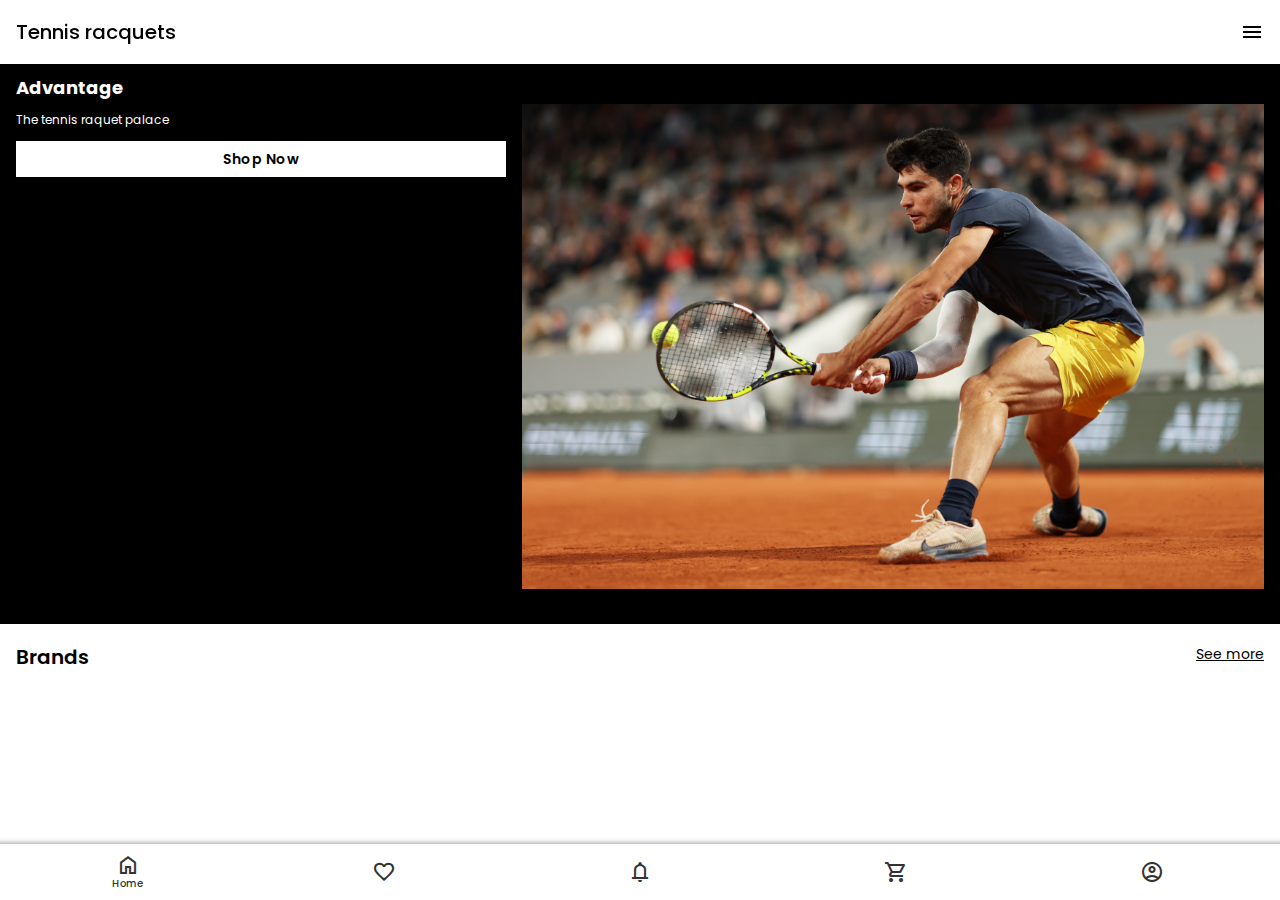
<file: index.html>
<!doctype html>
<html>
<head>
<meta charset="utf-8">
<meta name="viewport" content="width=device-width, initial-scale=1.0">
<title>Sneakers App</title>
<link href="css/framework7.bundle.min.css" rel="stylesheet">
<link href="https://fonts.googleapis.com/css2?family=Material+Symbols+Outlined:opsz,wght,FILL,GRAD@20..48,100..700,0..1,-50..200" rel="stylesheet">
<link href="css/style.css" rel="stylesheet">

</head>

<body>
	
	<div id="app">
			
		
		<section class="panel panel-left panel-cover">
		
			<section id="panel-profile">					
                <div class="block no-margin-top no-margin-bottom">
                    <div class="row">
                        <article class="col-30">
							<img src="img/IMG_0107.JPG" alt="" class="img-fluid img-circle">
                        </article>
                        <article class="col-70">
                            <h4>Natalia Zavala</h4>
							<p class="mail">nataliazavala@gmail.com</p>
                        </article>
                    </div>						
                </div>					
            </section>
			
			
			<section id="menu">
			
				<div class="list menu-list">
					<ul>
						<li>
							<a href="/home/" class="link panel-close">
								<div class="item-content">
									<div class="item-media">
										<span class="material-symbols-outlined">home</span>
									</div>
									<div class="item-inner">
										<div class="item-title">Home</div>
									</div>
								</div>					
							</a>
						</li>
						<li>
							<a href="/productos/" class="panel-close">
								<div class="item-content">
									<div class="item-media">
										<span class="material-symbols-outlined">grid_view</span>
									</div>
									<div class="item-inner">
										<div class="item-title">Collections</div>
									</div>
								</div>					
							</a>
						</li>
						<li>
							<a href="#">
								<div class="item-content">
									<div class="item-media">
										<span class="material-symbols-outlined">shopping_cart</span>
									</div>
									<div class="item-inner">
										<div class="item-title">Cart</div>
									</div>
								</div>					
							</a>
						</li>
						<li>
							<a href="#">
								<div class="item-content">
									<div class="item-media">
										<span class="material-symbols-outlined">list_alt</span>
									</div>
									<div class="item-inner">
										<div class="item-title">Orders</div>
									</div>
								</div>					
							</a>
						</li>
						<li>
							<a href="#">
								<div class="item-content">
									<div class="item-media">
										<span class="material-symbols-outlined">favorite</span>
									</div>
									<div class="item-inner">
										<div class="item-title">Wishlist</div>
									</div>
								</div>					
							</a>
						</li>
						<li>
							<a href="#">
								<div class="item-content">
									<div class="item-media">
										<span class="material-symbols-outlined">account_circle</span>
									</div>
									<div class="item-inner">
										<div class="item-title">My Account</div>
									</div>
								</div>					
							</a>
						</li>
						<li>
							<a href="#">
								<div class="item-content">
									<div class="item-media">
										<span class="material-symbols-outlined">help</span>
									</div>
									<div class="item-inner">
										<div class="item-title">About</div>
									</div>
								</div>					
							</a>
						</li>
						
					</ul>
				</div>
			
			</section>
		
		</section>
		
		<div class="view view-main view-init">
        
			<section data-name="home" class="page">

			  <!-- Top Navbar -->
			  <nav class="navbar">
				<div class="navbar-bg"></div>
				<div class="navbar-inner">
					<div class="title text-align-center">Tennis racquets
					</div>
					<div class="right">
						<a href="#" class="link panel-open" data-panel="left">
							<span class="material-symbols-outlined">menu</span>
						</a>
					</div>
				</div>
			  </nav>
				
				<section class="page-content">
                <section id="promo">
					<div class="block no-margin-top">
					<div class="row">
					<article class="col-40">
					<h2>Advantage</h2>	
					The tennis raquet palace	
					<a href="#" class="button button-fill button-white">Shop Now</a>	
					</article>	
					<article class="col-60">
						
					  <img src="img/alcaraz.jpeg"  alt="" class="img-fluid"/>
						
					</article>
						
						</div>
					
					
					
					</div>
					
					
					</section>
					<section class="row-title">
					<div class="block no-margin-bottom">
					<div class="row">
						
						<article class="col-60">
						<h2 class="block-title block-title-medium"> Brands</h2>
						
						</article>
						<article class="col-40 text-align-right">
						<a href="/products/">See more</a>
						
						</article>
						
						</div>
					
					</div>
					
					</section>


				<section id="brands" class="block no-margin-top">
					
							
		<div class="swiper-container swiper-init" data-slides-per-view="2" data-center-slides="false">
    <div class="swiper-wrapper">
        <div class="swiper-slide"><img src="img/yonex logo.png"  alt="" class="img-fluid"/></div>
        <div class="swiper-slide"><img src="img/tecnifibre logo.png"  alt="" class="img-fluid"/></div>
        <div class="swiper-slide"><img src="img/logo babolat.png"  alt="" class="img-fluid"/></div>
        <div class="swiper-slide"><img src="img/Head-Logo.png"  alt="" class="img-fluid"/></div>
		
    </div>
</div>
			</section>
		
				<section class="row-title">
					<div class="block no-margin-bottom">
					<div class="row">
						
						<article class="col-60">
						<h2 class="block-title block-title-medium"> Best sellers</h2>
						
						</article>
						<article class="col-40 text-align-right">
						<a href="/products/">See more</a>
						
						</article>
						
						</div>
					
					</div>
					
					</section>
					
				<section id="racquets" class="block no-margin-top">
					
							
		<div class="swiper-container swiper-init" data-slides-per-view="2" data-center-slides="false">
    <div class="swiper-wrapper">
        <div class="swiper-slide"><img src="img/babolat 1.avif"  alt="" class="img-fluid"/></div>
        <div class="swiper-slide"><img src="img/babolat 2.avif"  alt="" class="img-fluid"/></div>
        <div class="swiper-slide"><img src="img/babolat 3.avif"  alt="" class="img-fluid"/></div>
	    <div class="swiper-slide"><img src="img/technifibre 5.jpeg"  alt="" class="img-fluid"/></div>
		<div class="swiper-slide"><img src="img/head 4.webp"  alt="" class="img-fluid"/></div>
       
		
    </div>
</div>
			</section>
		
				
				
			</section> <!--/page -->
			
			
			<div class="toolbar toolbar-bottom tabbar-labels toolbar-nav">
				<div class="toolbar-inner">
					<a href="/home/" class="link">
						<span class="material-symbols-outlined">home</span>
						Home
					</a>
					<a href="/home/" class="link">
						<span class="material-symbols-outlined">favorite</span>
						
					</a>
					<a href="/home/" class="link">
						<span class="material-symbols-outlined">notifications</span>
						
					</a>
					<a href="/products/" class="link">
						<span class="material-symbols-outlined">shopping_cart</span>
						
					</a>
					<a href="/home/" class="link">
						<span class="material-symbols-outlined">account_circle</span>
						
					</a>
				</div>
			</div>
			
		</div><!--/view -->
		
		
		
		
	</div><!--/app -->
	
	
	
	<script src="js/framework7.bundle.min.js"></script>
	<script src="js/app.js"></script>
	
	
	
	
	
</body>
</file>
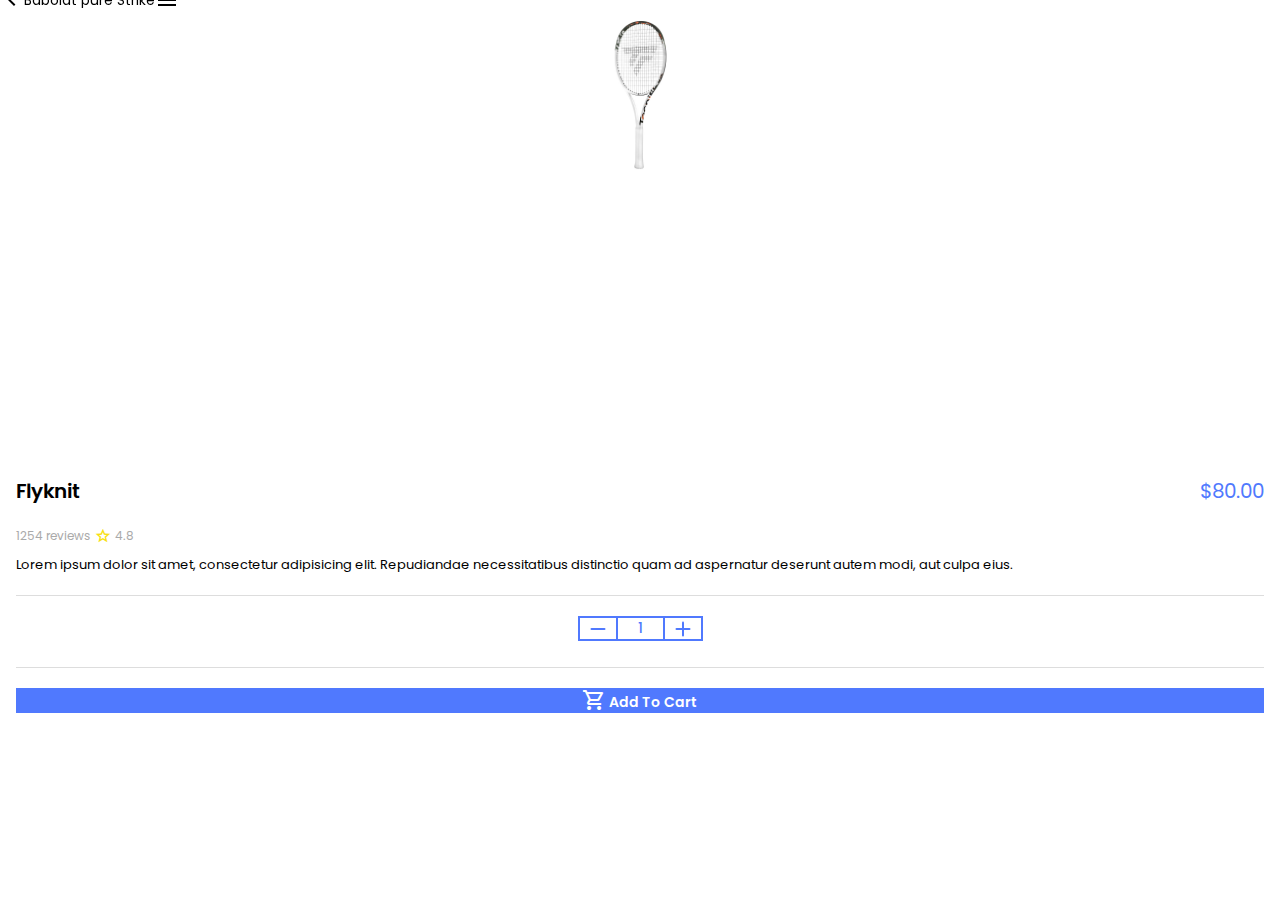
<file: flyknit.html>
<!doctype html>
<html>
<head>
<meta charset="utf-8">
<meta name="viewport" content="width=device-width, initial-scale=1.0">
<title>Sneakers App</title>
<link href="css/framework7.bundle.min.css" rel="stylesheet">
<link href="https://fonts.googleapis.com/css2?family=Material+Symbols+Outlined:opsz,wght,FILL,GRAD@20..48,100..700,0..1,-50..200" rel="stylesheet">
<link href="css/style.css" rel="stylesheet">

</head>

<body>
	
	<div id="app">
			
		
		<section class="panel panel-left panel-cover">
		
			<section id="panel-profile">					
                <div class="block no-margin-top no-margin-bottom">
                    <div class="row">
                        <article class="col-30">
							<img src="img/IMG_0107.JPG" alt="" class="img-fluid img-circle">
                        </article>
                        <article class="col-70">
                            <h4>Natalia Zavala</h4>
							<p class="mail">nataliazavala@gmail.com</p>
                        </article>
                    </div>						
                </div>					
            </section>
			
			
			<section id="menu">
			
				<div class="list menu-list">
					<ul>
						<li>
							<a href="/home/" class="link panel-close">
								<div class="item-content">
									<div class="item-media">
										<span class="material-symbols-outlined">home</span>
									</div>
									<div class="item-inner">
										<div class="item-title">Home</div>
									</div>
								</div>					
							</a>
						</li>
						<li>
							<a href="/productos/" class="panel-close">
								<div class="item-content">
									<div class="item-media">
										<span class="material-symbols-outlined">grid_view</span>
									</div>
									<div class="item-inner">
										<div class="item-title">Collections</div>
									</div>
								</div>					
							</a>
						</li>
						<li>
							<a href="#">
								<div class="item-content">
									<div class="item-media">
										<span class="material-symbols-outlined">shopping_cart</span>
									</div>
									<div class="item-inner">
										<div class="item-title">Cart</div>
									</div>
								</div>					
							</a>
						</li>
						<li>
							<a href="#">
								<div class="item-content">
									<div class="item-media">
										<span class="material-symbols-outlined">list_alt</span>
									</div>
									<div class="item-inner">
										<div class="item-title">Orders</div>
									</div>
								</div>					
							</a>
						</li>
						<li>
							<a href="#">
								<div class="item-content">
									<div class="item-media">
										<span class="material-symbols-outlined">favorite</span>
									</div>
									<div class="item-inner">
										<div class="item-title">Wishlist</div>
									</div>
								</div>					
							</a>
						</li>
						<li>
							<a href="#">
								<div class="item-content">
									<div class="item-media">
										<span class="material-symbols-outlined">account_circle</span>
									</div>
									<div class="item-inner">
										<div class="item-title">My Account</div>
									</div>
								</div>					
							</a>
						</li>
						<li>
							<a href="#">
								<div class="item-content">
									<div class="item-media">
										<span class="material-symbols-outlined">help</span>
									</div>
									<div class="item-inner">
										<div class="item-title">About</div>
									</div>
								</div>					
							</a>
						</li>
						
					</ul>
				</div>
			
			</section>
		
		</section>









<section class="page" data-name="flyknit">

	<nav class="navbar">
      <div class="navbar-bg"></div>
      <div class="navbar-inner">
		  <div class="left">
			  <a href="#" class="link back">
			  	<span class="material-symbols-outlined">chevron_left</span>
			  </a>
		  </div>
          <div class="title text-align-center">Babolat pure Strike
          </div>
          <div class="right">
              <a href="#" class="link panel-open" data-panel="left">
                  <span class="material-symbols-outlined">menu</span>
              </a>
          </div>
      </div>

    </nav>
	
	
	<section class="page-content" id="info">
	
		<section class="block">
		
			<div class="swiper-container swiper-init" data-slides-per-view="1" data-centered-slides="false" data-space-between="10" data-pagination='{"el": ".swiper-pagination"}'>
                <div class="swiper-pagination"></div>
				<div class="swiper-wrapper">	
					<article class="swiper-slide">
						<img src="img/technifibre 1.jpeg" alt="" class="img-fluid">
                    </article>
					<article class="swiper-slide">
						<img src="img/pure drive.jpeg" alt="" class="img-fluid">
                    </article>
                    <article class="swiper-slide">
						<img src="img/yonex 4.webp" alt="" class="img-fluid">
                    </article>
                    
                </div>	
            </div>		
			
		</section>
		
		<section class="row-title">
            <div class="block no-margin-bottom">
                <div class="row">
                    <article class="col-60">
                        <h2 class="block-title block-title-medium">Flyknit</h2>
                    </article>
                    <article class="col-40 text-align-right">
                        <span class="product-price">$80.00</span>
                    </article>
                </div>
            </div>						
        </section>
		
		<section class="block">
		
			<p class="review">1254 reviews <span class="material-symbols-outlined review-icon">star</span> 4.8</p>
			<p class="text">Lorem ipsum dolor sit amet, consectetur adipisicing elit. Repudiandae necessitatibus distinctio quam ad aspernatur deserunt autem modi, aut culpa eius.</p>
			
			<hr>
			
			<div class="text-align-center">
				<div class="stepper stepper-init">
					<div class="stepper-button-minus"></div>
					<div class="stepper-input-wrap">
					  <input type="text" value="1" min="0" max="100" step="1" readonly>
					</div>
					<div class="stepper-button-plus"></div>
				</div>
			</div>
			
			<hr>
			
			<a href="#" class="button button-fill">
				<span class="material-symbols-outlined">shopping_cart</span>
				Add To Cart
			</a>
			
		</section>
		
	
	</section><!-- page-content -->
	

</section><!-- page -->
</file>
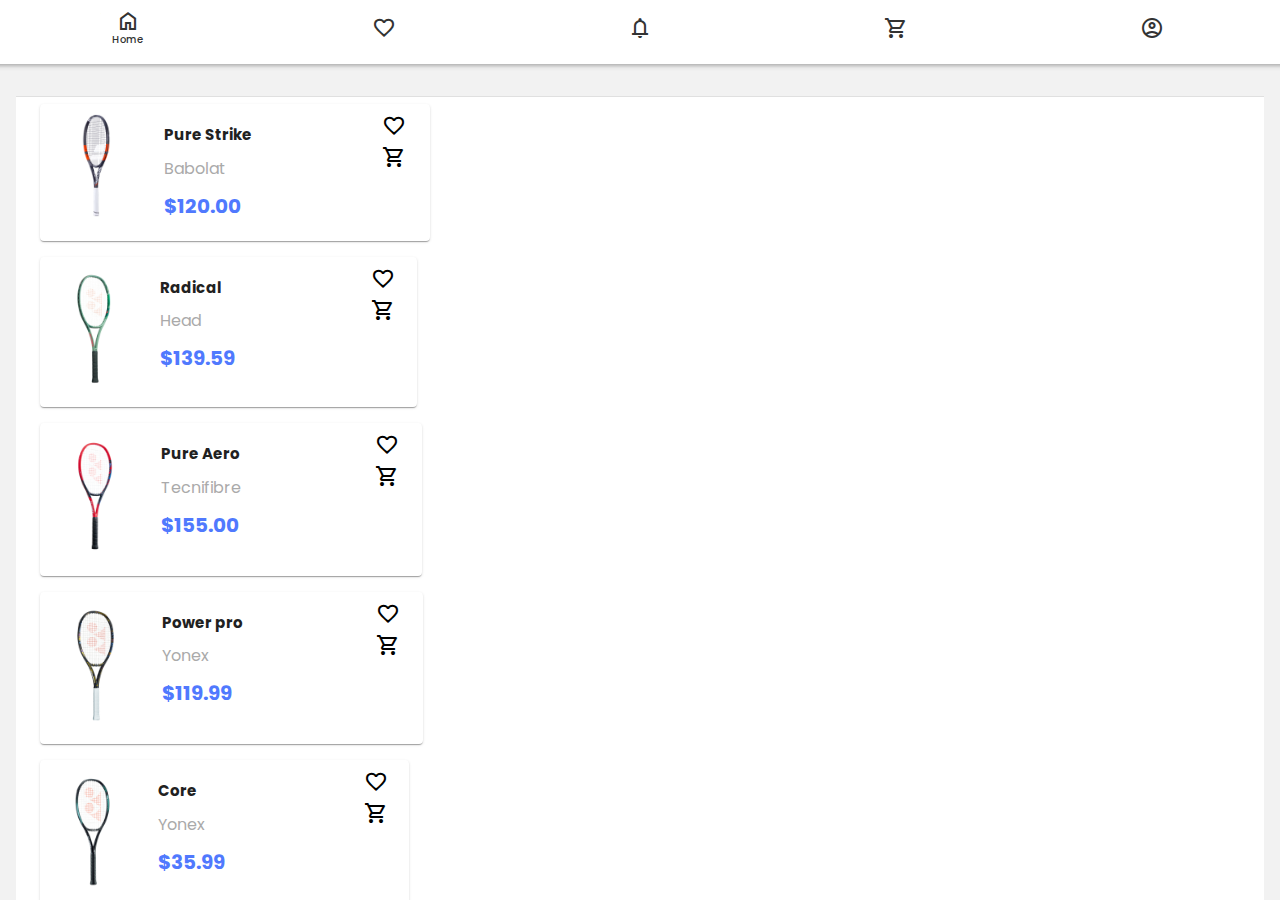
<file: products.html>
<!doctype html>
<html>
<head>
<meta charset="utf-8">
<meta name="viewport" content="width=device-width, initial-scale=1.0">
<title>Sneakers App</title>
<link href="css/framework7.bundle.min.css" rel="stylesheet">
<link href="https://fonts.googleapis.com/css2?family=Material+Symbols+Outlined:opsz,wght,FILL,GRAD@20..48,100..700,0..1,-50..200" rel="stylesheet">
<link href="css/style.css" rel="stylesheet">

</head>

<body>
	
	<div id="app">
			
		
		<section class="panel panel-left panel-cover">
		
			<section id="panel-profile">					
                <div class="block no-margin-top no-margin-bottom">
                    <div class="row">
                        <article class="col-30">
							<img src="img/IMG_0107.JPG" alt="" class="img-fluid img-circle">
                        </article>
                        <article class="col-70">
                            <h4>Natalia Zavala</h4>
							<p class="mail">nataliazavala@gmail.com</p>
                        </article>
                    </div>						
                </div>					
            </section>
			
			
			<section id="menu">
			
				<div class="list menu-list">
					<ul>
						<li>
							<a href="/home/" class="link panel-close">
								<div class="item-content">
									<div class="item-media">
										<span class="material-symbols-outlined">home</span>
									</div>
									<div class="item-inner">
										<div class="item-title">Home</div>
									</div>
								</div>					
							</a>
						</li>
						<li>
							<a href="/productos/" class="panel-close">
								<div class="item-content">
									<div class="item-media">
										<span class="material-symbols-outlined">grid_view</span>
									</div>
									<div class="item-inner">
										<div class="item-title">Collections</div>
									</div>
								</div>					
							</a>
						</li>
						<li>
							<a href="#">
								<div class="item-content">
									<div class="item-media">
										<span class="material-symbols-outlined">shopping_cart</span>
									</div>
									<div class="item-inner">
										<div class="item-title">Cart</div>
									</div>
								</div>					
							</a>
						</li>
						<li>
							<a href="#">
								<div class="item-content">
									<div class="item-media">
										<span class="material-symbols-outlined">list_alt</span>
									</div>
									<div class="item-inner">
										<div class="item-title">Orders</div>
									</div>
								</div>					
							</a>
						</li>
						<li>
							<a href="#">
								<div class="item-content">
									<div class="item-media">
										<span class="material-symbols-outlined">favorite</span>
									</div>
									<div class="item-inner">
										<div class="item-title">Wishlist</div>
									</div>
								</div>					
							</a>
						</li>
						<li>
							<a href="#">
								<div class="item-content">
									<div class="item-media">
										<span class="material-symbols-outlined">account_circle</span>
									</div>
									<div class="item-inner">
										<div class="item-title">My Account</div>
									</div>
								</div>					
							</a>
						</li>
						<li>
							<a href="#">
								<div class="item-content">
									<div class="item-media">
										<span class="material-symbols-outlined">help</span>
									</div>
									<div class="item-inner">
										<div class="item-title">About</div>
									</div>
								</div>					
							</a>
						</li>
						
					</ul>
				</div>
			
			</section>
		
		</section>




<section class="page" data-name="productos">

	<nav class="navbar">
      <div class="navbar-bg"></div>
      <div class="navbar-inner">
		  <div class="left">
			  <a href="#" class="link back">
			  	<span class="material-symbols-outlined">chevron_left</span>
			  </a>
		  </div>
          <div class="title text-align-center">Best Sellers
          </div>
          <div class="right">
			  <a class="link icon-only searchbar-enable" data-searchbar=".search">
				  <i class="material-symbols-outlined">search</i>
			  </a>
              <a href="#" class="link panel-open" data-panel="left">
                  <span class="material-symbols-outlined">menu</span>
              </a>
          </div>
      </div>
		
	  <form class="searchbar searchbar-expandable search searchbar-init" data-search-container=".list" data-search-in=".card">
		<div class="searchbar-inner">
	   <div class="searchbar-input-wrap">
		 <input type="search" placeholder="Search products"/>
		 <i class="searchbar-icon"></i>
		 <span class="input-clear-button"></span>
	   </div>
	   <span class="searchbar-disable-button if-not-aurora">Cancel</span>
		</div>
	  </form>
    </nav>
	
	<section class="page-content bg-gris">
	
		<section class="block list" id="productos">
		<ul>
			<li class="item-content">		
				<article class="card">
					<div class="row">
						<article class="col-30">
							<img src="img/babolat 1.avif" alt="" class="img-fluid">
						</article>
						<article class="col-55">
							<h3 class="product-title">Pure Strike</h3>
							<p class="product-brand">Babolat</p>
							<h4 class="product-price">$120.00</h4>
						</article>
						<article class="col-15">
							<a href="#" class="link">
								<span class="material-symbols-outlined">favorite</span>
							</a>
							<a href="/flyknit/" class="link">
								<span class="material-symbols-outlined">shopping_cart</span>
							</a>
						</article>
					</div>
				</article>
			</li>
			<li class="item-content">
				<article class="card">
					<div class="row">
						<article class="col-30">
							<img src="img/yonex 1.webp" alt="" class="img-fluid">
						</article>
						<article class="col-55">
							<h3 class="product-title">Radical </h3>
							<p class="product-brand">Head</p>
							<h4 class="product-price">$139.59</h4>
						</article>
						<article class="col-15">
							<a href="#" class="link">
								<span class="material-symbols-outlined">favorite</span>
							</a>
							<a href="#" class="link">
								<span class="material-symbols-outlined">shopping_cart</span>
							</a>
						</article>
					</div>
				</article>
			</li>
			<li class="item-content">
				<article class="card">
					<div class="row">
						<article class="col-30">
							<img src="img/yonex 4.webp" alt="" class="img-fluid">
						</article>
						<article class="col-55">
							<h3 class="product-title">Pure Aero</h3>
							<p class="product-brand">Tecnifibre</p>
							<h4 class="product-price">$155.00</h4>
						</article>
						<article class="col-15">
							<a href="#" class="link">
								<span class="material-symbols-outlined">favorite</span>
							</a>
							<a href="#" class="link">
								<span class="material-symbols-outlined">shopping_cart</span>
							</a>
						</article>
					</div>
				</article>
			</li>
			<li class="item-content">
				<article class="card">
					<div class="row">
						<article class="col-30">
							<img src="img/yonex 3.webp" alt="" class="img-fluid">
						</article>
						<article class="col-55">
							<h3 class="product-title">Power pro</h3>
							<p class="product-brand">Yonex</p>
							<h4 class="product-price">$119.99</h4>
						</article>
						<article class="col-15">
							<a href="#" class="link">
								<span class="material-symbols-outlined">favorite</span>
							</a>
							<a href="#" class="link">
								<span class="material-symbols-outlined">shopping_cart</span>
							</a>
						</article>
					</div>
				</article>
			</li>
			<li class="item-content">
				<article class="card">
					<div class="row">
						<article class="col-30">
							<img src="img/yonex 2.webp" alt="" class="img-fluid">
						</article>
						<article class="col-55">
							<h3 class="product-title">Core</h3>
							<p class="product-brand">Yonex</p>
							<h4 class="product-price">$35.99</h4>
						</article>
						<article class="col-15">
							<a href="#" class="link">
								<span class="material-symbols-outlined">favorite</span>
							</a>
							<a href="#" class="link">
								<span class="material-symbols-outlined">shopping_cart</span>
							</a>
						</article>
					</div>
				</article>
			</li>
		</ul>
		</section><!--#productos-->
		
	
	</section><!-- page-content -->
	
</section><!-- page -->

<div class="toolbar toolbar-bottom tabbar-labels toolbar-nav">
				<div class="toolbar-inner">
					<a href="/home/" class="link">
						<span class="material-symbols-outlined">home</span>
						Home
					</a>
					<a href="/home/" class="link">
						<span class="material-symbols-outlined">favorite</span>
						
					</a>
					<a href="/home/" class="link">
						<span class="material-symbols-outlined">notifications</span>
						
					</a>
					<a href="/productos/" class="link">
						<span class="material-symbols-outlined">shopping_cart</span>
						
					</a>
					<a href="/home/" class="link">
						<span class="material-symbols-outlined">account_circle</span>
						
					</a>
				</div>
			</div>
			
		</div><!--/view -->
		
		
		
		
	</div><!--/app -->
	
	
	
	<script src="js/framework7.bundle.min.js"></script>
	<script src="js/app.js"></script>
	
	
	
	
	
</body>
</file>
<file: css/style.css>
@import url('https://fonts.googleapis.com/css2?family=Poppins:ital,wght@0,100;0,200;0,300;0,400;0,500;0,600;0,700;0,800;0,900;1,100;1,200;1,300;1,400;1,500;1,600;1,700;1,800;1,900&display=swap');

:root{
	--f7-theme-color:#5079FE;
	--f7-navbar-bg-color: #fff; /*navbar*/
	--f7-navbar-link-color: #000; /*navbar link*/
	--f7-navbar-text-color:#000;
	--f7-bars-bg-color:#fff;/*toolbar*/
	--f7-tabbar-link-inactive-color: #333; /*link toolbar*/
	--f7-block-margin-vertical:20px;
	--f7-card-footer-border-color:transparent; 
	--color-azul:#5079FE;
	--color-verde:#4BB889;
	--color-gris:#7C899F;
	--color-grisc:#E6E8EA;
	--fondo-gris:#f2f2f2;
}

body{
	font-family: "Poppins", system-ui;
}
.material-symbols-outlined{
	vertical-align: text-bottom;
}
.img-fluid{
	max-width: 100%;
	max-height: 100%;
}
.button{
	border-radius: 0;
	text-transform: inherit;
	font-weight: 600;
}
.button-white{
	background-color: #fff;
	color:#000000;
	margin-top: 12px;
}

.button-black{
	background-color: #000000;
	color: #FFFFFF;
}

h1,h2,h3,h4,h5,h6,p{
	margin: 10px 0;
}

#promo{
	background-color:#000000;
	color: #fff;
	font-size: 12px;
	padding-bottom: 10px;
}

#promo img{
margin-top: 40px;
}

.block-title-medium{
	font-size: 20px;
	font-weight: 600;
	margin-top: 0;
	margin-left: 0;
}
.row-title a{
	color: #000;
	text-decoration: underline;
}

.capa-relative{
	position: relative;
}
.capa-overlay{
	position: absolute;
	top: 0;
	background-color: rgba(0,0,0,0.40);
	width: 100%;
	height: 100%;
	border-radius: 10px;
}
.capa-texto{
	position: absolute;
	bottom: 0;
	color: #fff;
	padding-left: 10px;
	font-size: 11px;
}
.capa-texto h3{
	margin-top: 0;
	font-size: 24px;
}
.capa-relative img{
	border-radius: 10px;
}


.toolbar.toolbar-bottom .link{
	font-size: 10px;
	text-transform: inherit;
	
}

.img-circle{
	border-radius: 100%;
}
.mail{
	font-size: 12px;
	font-weight: 300;
}

#panel-profile{
	background-color:#000000;
	color: #fff;
	padding-top: 20%;
	padding-bottom: 10px;
}

#panel-profile img{
	border-radius: 20px;
}

.menu-list{
	font-size: 13px;
}
.menu-list ul{
	background-color: transparent;
}
.menu-list .item-media span{
	font-size: 24px;
	color: #000000;
}
.menu-list a{
	color: #333;
}
.panel-left{
	background-color: var(--fondo-gris);
}
.bg-gris{
	background-color: var(--fondo-gris);
}

#productos .card{
	padding: 10px 5px;
}
#productos .card img{
	border-radius: 5px;
}
#productos a{
	color: #000;
}
.product-title{
	font-size: 15px;
}
.product-brand{
	color: #aaa;
}
.product-price{
	color: var(--f7-theme-color);
	font-size: 20px;
}


#info .swiper-slide img{
	width: 150px;
	margin: auto;
	display: block;
}

.review{
	color: #aaa;
	font-size: 12px;
}
.review-icon{
	color: #F8E113;
	font-size: 18px;
}
.text{
	color: #000;
	font-size: 13px;
}

hr{
	border:0;
	border-bottom: 1px solid #ddd;
	margin: 20px 0;
}


#brands h2{
	color:#000000;
}
</file>
